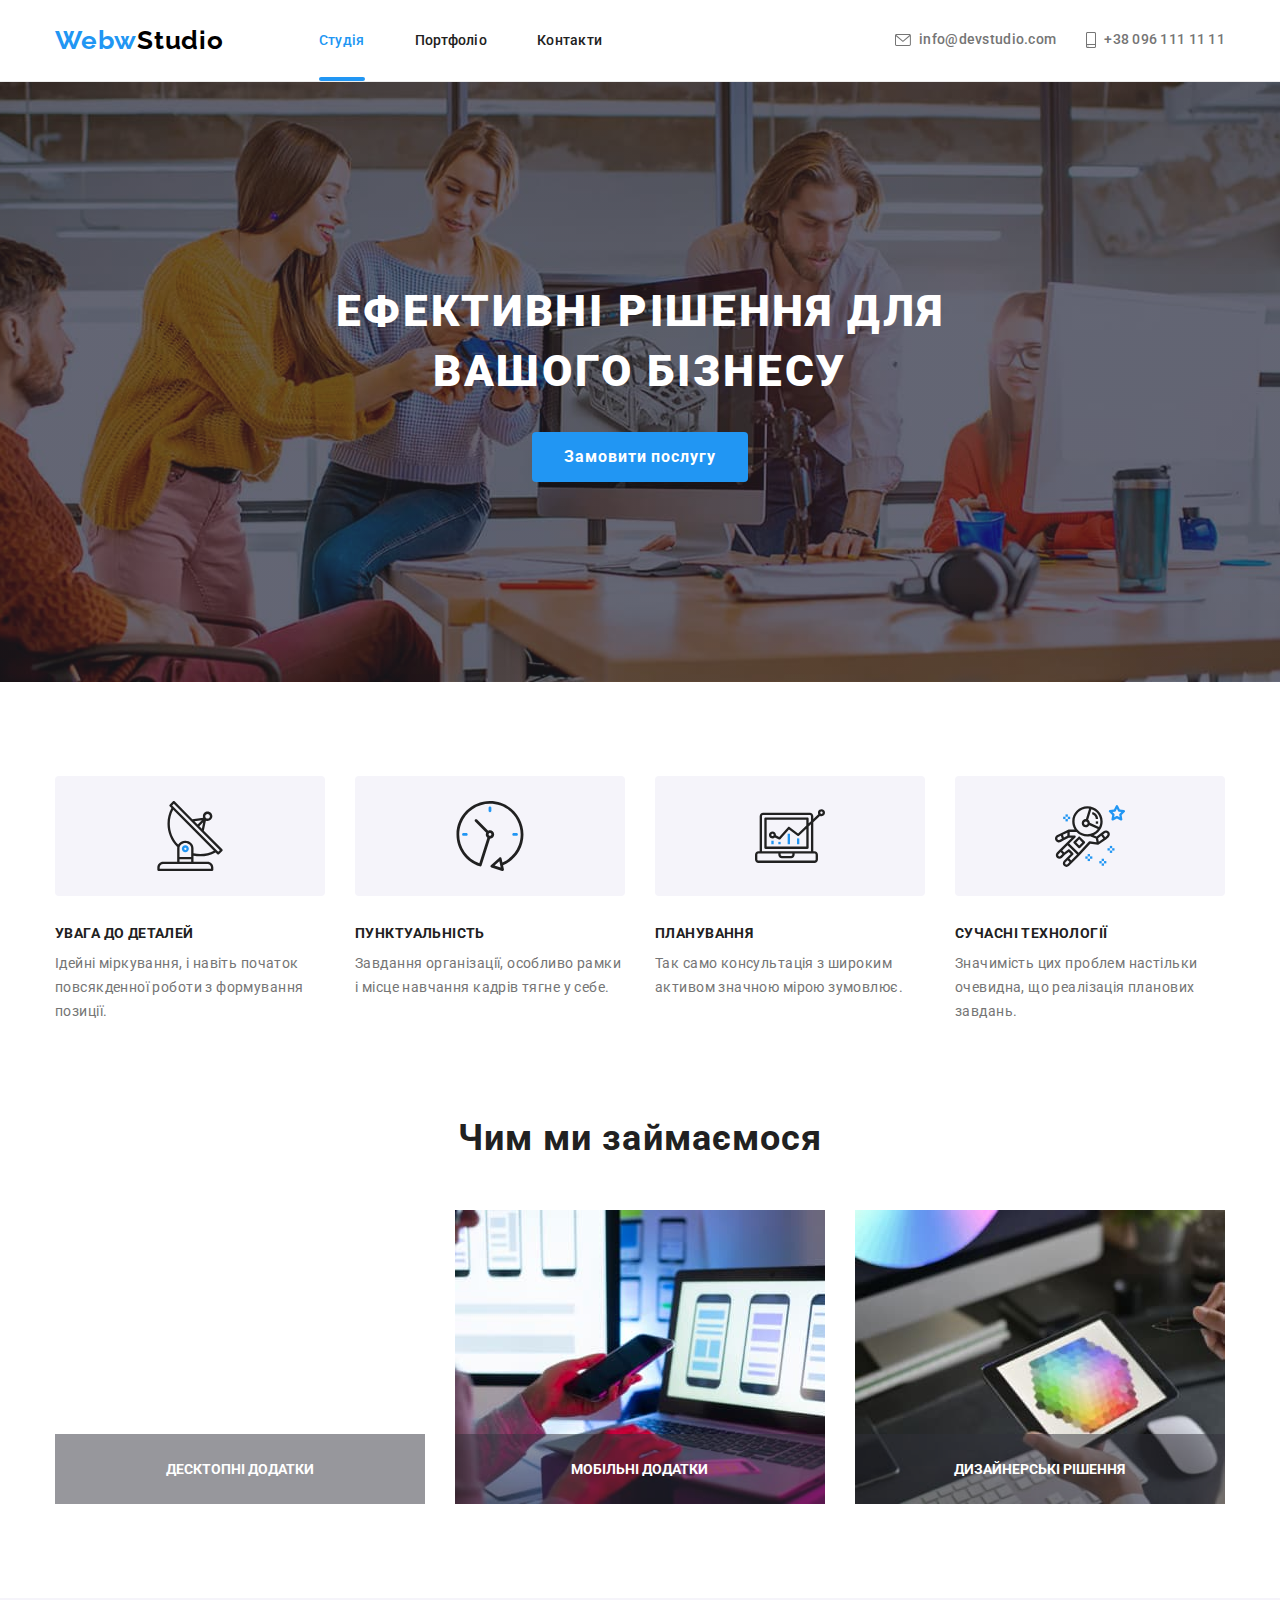
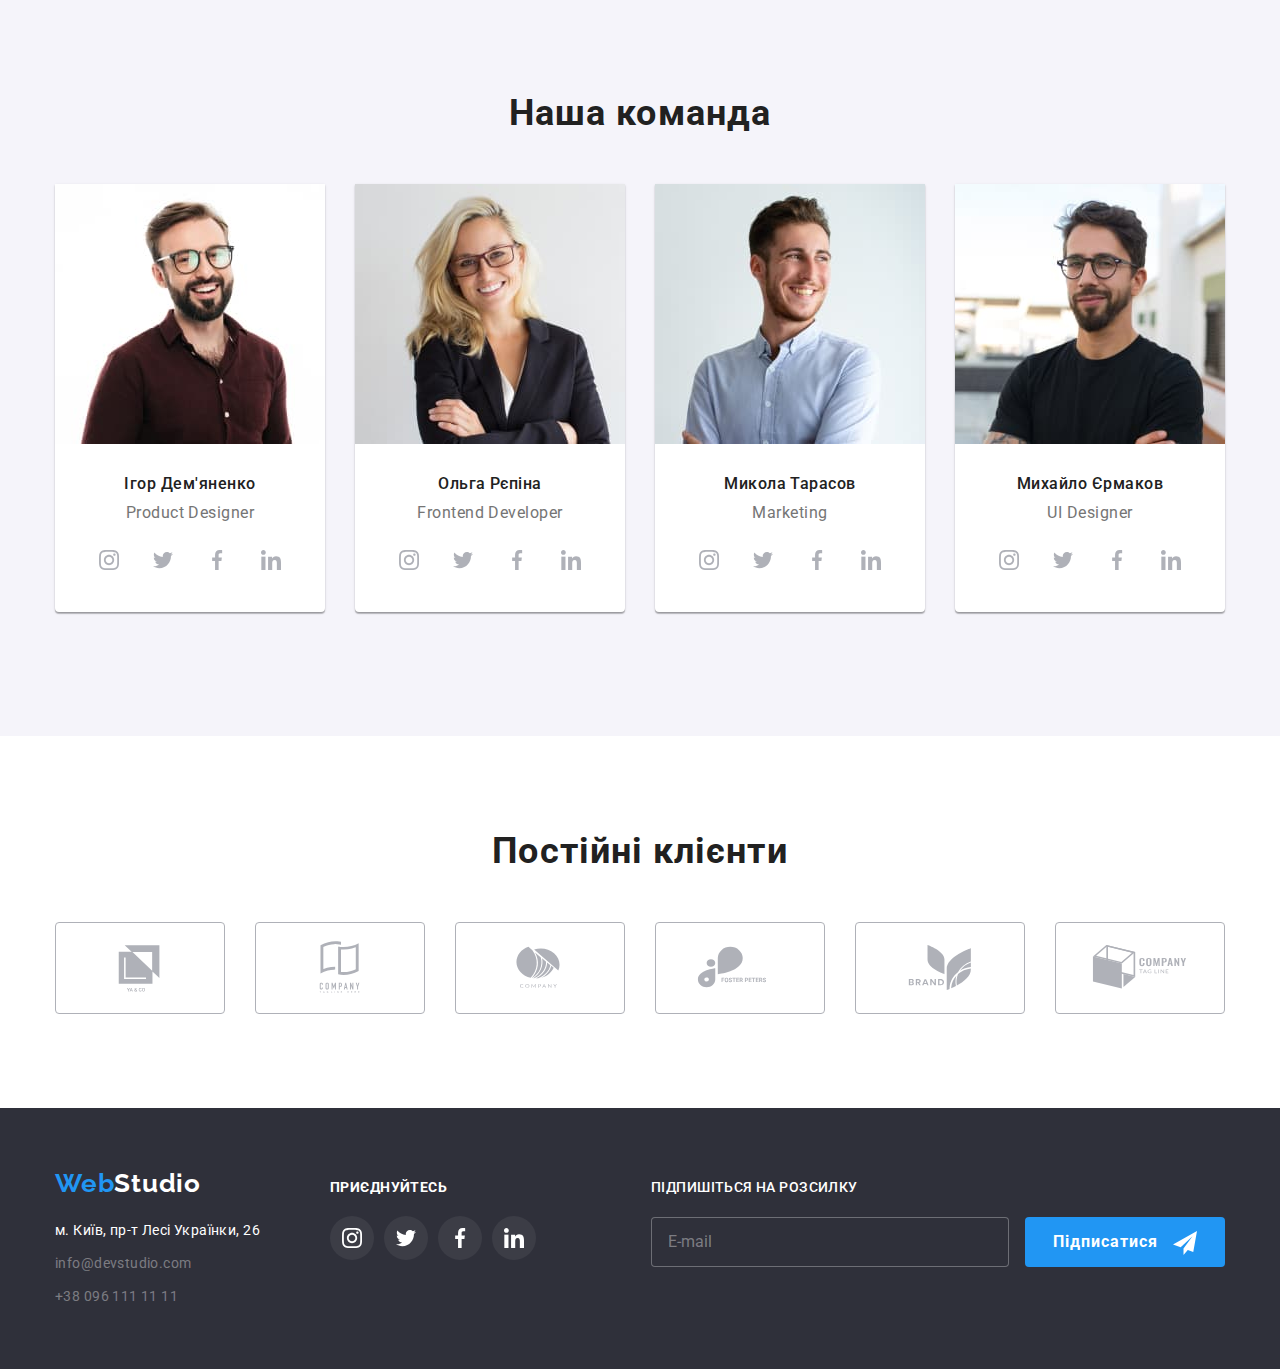
<file: index.html>
<!DOCTYPE html>
<html lang="uk">
  <head>
    <meta charset="UTF-8" />
    <meta http-equiv="X-UA-Compatible" content="IE=edge" />
    <meta name="viewport" content="width=device-width, initial-scale=1.0" />
    <title>GoIt-homework-8-1</title>
    <link
      href="https://fonts.googleapis.com/css2?family=Raleway:wght@700&family=Roboto:wght@400;500;700;900&display=swap"
      rel="stylesheet"
    />
    <link
      rel="stylesheet"
      href="https://cdnjs.cloudflare.com/ajax/libs/modern-normalize/1.1.0/modern-normalize.min.css"
    />
    <link rel="stylesheet" href="./css/main.min.css" />
  </head>
  <body data-no-scroll class="main-page">
    <!-- Header-->
    <header class="page-header">
      <div class="container header__container">
        <!-- Navigation -->
        <nav class="header__navigation">
          <a href="#" class="logo-studio">
            <span class="logo-studio__first-title">Webw</span
            ><span class="logo-studio__second-title">Studio</span>
          </a>
          <ul class="header__nav-menu">
            <li>
              <a class="header__item header__item--current" href="index.html"
                >Студія</a
              >
            </li>
            <li>
              <a class="header__item" href="portfolio.html">Портфоліо</a>
            </li>
            <li>
              <a class="header__item" href="#">Контакти</a>
            </li>
          </ul>
        </nav>

        <button type="button" class="open-mobile-menu-btn" data-menu-open>
          <svg class="open-mobile-menu-btn__icon">
            <use href="./images/sprite.svg#icon-burger" class=""></use>
          </svg>
        </button>

        <ul class="connection__header connection">
          <li class="connection__header--mail">
            <a class="connection__contact" href="email:info@devstudio.com">
              <svg
                aria-label="конверт"
                class="connection__icon"
                width="16"
                height="12"
              >
                <use href="./images/sprite.svg#icon-envelope"></use>
              </svg>
              info@devstudio.com</a
            >
          </li>
          <li class="connection__header--phone">
            <a class="connection__contact" href="tel:+380961111111">
              <svg
                aria-label="смартфон"
                class="connection__icon"
                width="10"
                height="16"
              >
                <use href="./images/sprite.svg#icon-smartphone"></use>
              </svg>
              +38 096 111 11 11</a
            >
          </li>
        </ul>
      </div>

      <div class="mobile-menu" data-menu>
        <div class="container mobile-menu__container">
          <button class="mobile-menu__close-btn" data-menu-close>
            <svg class="mobile-menu__close-icon">
              <use href="./images/sprite.svg#icon-close_mobile"></use>
            </svg>
          </button>
          <ul class="mobile-menu__nav-menu">
            <li class="mobile__item">
              <a class="mobile__item mobile__item--current" href="index.html"
                >Студія</a
              >
            </li>
            <li class="mobile__item">
              <a class="mobile__item" href="portfolio.html">Портфоліо</a>
            </li>
            <li class="mobile__item">
              <a class="mobile__item" href="#">Контакти</a>
            </li>
          </ul>
          <ul class="mobile-menu__contact">
            <li>
              <a class="mobile-menu__contact--telephon" href="tel:+380961111111"
                >+38 096 111 11 11</a
              >
            </li>
            <li>
              <a class="mobile-menu__contact--mail" href="tel:+380961111111"
                >info@devstudio.com</a
              >
            </li>
          </ul>
          <ul class="mobile-menu__social">
            <li class="mobile-menu__social-list">
              <a href="" class="mobile-menu__social-link">Instagram</a>
            </li>
            <li class="mobile-menu__social-list">
              <a href="" class="mobile-menu__social-link">Twitter</a>
            </li>
            <li class="mobile-menu__social-list">
              <a href="" class="mobile-menu__social-link">Facebook</a>
            </li>
            <li class="mobile-menu__social-list">
              <a href="" class="mobile-menu__social-link">LinkedIn</a>
            </li>
          </ul>
        </div>
      </div>
    </header>

    <!-- Main -->

    <main>
      <!-- Секція - hero -->
      <section class="hero">
        <div class="container">
          <h1 class="hero__title">
            Ефективні рішення для <br />
            вашого бізнесу
          </h1>
          <button type="button" class="hero__button" data-modal-open>
            Замовити послугу
          </button>
        </div>
      </section>

      <!-- Секція - features -->
      <section class="features section">
        <div class="container">
          <h2 class="visually-hidden">Наші особливості</h2>
          <ul class="features__features-menu">
            <li class="features__features-card">
              <div class="features__advantage">
                <svg
                  aria-label="деталі"
                  class="icon__features"
                  width="70"
                  height="70"
                >
                  <use href="./images/sprite.svg#icon-antenna"></use>
                </svg>
              </div>
              <h3 class="features__description">УВАГА ДО ДЕТАЛЕЙ</h3>
              <p class="features__transcript">
                Ідейні міркування, і навіть початок повсякденної роботи з
                формування позиції.
              </p>
            </li>
            <li class="features__features-card">
              <div class="features__advantage">
                <svg
                  aria-label="пунктуальність"
                  class="icon__features"
                  width="70"
                  height="70"
                >
                  <use href="./images/sprite.svg#icon-clock"></use>
                </svg>
              </div>
              <h3 class="features__description">ПУНКТУАЛЬНІСТЬ</h3>
              <p class="features__transcript">
                Завдання організації, особливо рамки і місце навчання кадрів
                тягне у себе.
              </p>
            </li>
            <li class="features__features-card">
              <div class="features__advantage">
                <svg
                  aria-label="планування"
                  class="icon__features"
                  width="70"
                  height="70"
                >
                  <use href="./images/sprite.svg#icon-diagram"></use>
                </svg>
              </div>
              <h3 class="features__description">ПЛАНУВАННЯ</h3>
              <p class="features__transcript">
                Так само консультація з широким активом значною мірою зумовлює.
              </p>
            </li>
            <li class="features__features-card">
              <div class="features__advantage">
                <svg
                  aria-label="технології"
                  class="icon__features"
                  width="70"
                  height="70"
                >
                  <use href="./images/sprite.svg#icon-astronaut"></use>
                </svg>
              </div>
              <h3 class="features__description">СУЧАСНІ ТЕХНОЛОГІЇ</h3>
              <p class="features__transcript">
                Значимість цих проблем настільки очевидна, що реалізація
                планових завдань.
              </p>
            </li>
          </ul>
        </div>
      </section>

      <!-- Секція - work -->
      <section class="work section">
        <div class="container">
          <h2 class="work__title">Чим ми займаємося</h2>
          <ul class="work__menu-foto">
            <li class="work__foto-work">
              <!-- <picture>
                <source
                  srcset="
                    ./images/desk-work1.jpg    1x,
                    ./images/desk-work1@2x.jpg 2x
                  "
                  media="(min-width: 1200px)"
                />
                <img
                  src="./images/desk-work1.jpg"
                  alt="development"
                  width="370"
                />
              </picture> -->

              <div class="work__applications">
                <p class="work__text-applcations">Десктопні додатки</p>
              </div>
            </li>
            <li class="work__foto-work">
              <picture>
                <source
                  srcset="
                    ./images/desk-work2.jpg    1x,
                    ./images/desk-work2@2x.jpg 2x
                  "
                  media="(min-width: 1200px)"
                />

                <img
                  src="./images/desk-work2.jpg"
                  alt="mobile optimization"
                  width="370"
                />
              </picture>

              <div class="work__applications">
                <p class="work__text-applcations">Мобільні додатки</p>
              </div>
            </li>
            <li class="work__foto-work">
              <picture>
                <source
                  srcset="
                    ./images/desk-work3.jpg    1x,
                    ./images/desk-work3@2x.jpg 2x
                  "
                  media="(min-width: 1200px)"
                />

                <img src="./images/desk-work3.jpg" alt="testing" width="370" />
              </picture>

              <div class="work__applications">
                <p class="work__text-applcations">Дизайнерські рішення</p>
              </div>
            </li>
          </ul>
        </div>
      </section>

      <!-- Секція - team -->
      <section class="team section">
        <div class="container">
          <h2 class="team__title">Наша команда</h2>
          <ul class="team__menu">
            <li class="team__foto">
              <picture>
                <source
                  srcset="./images/desc-ID.jpg 1x, ./images/desc-ID@2x.jpg 2x"
                  media="(min-width: 1200px)"
                />
                <source
                  srcset="./images/tab-ID.jpg 1x, ./images/tab-ID@2x.jpg 2x"
                  media="(min-width: 768px)"
                />
                <source
                  srcset="./images/mob-ID.jpg 1x, ./images/mob-ID@2x.jpg 2x"
                  media="(max-width: 767px)"
                />
                <img
                  src="./images/mob-ID.jpg"
                  alt="Ігор Дем'яненко"
                  class="team__foto-member"
                />
              </picture>

              <div class="team__members">
                <h3 class="team__employee">Ігор Дем'яненко</h3>
                <p class="team__direction">Product Designer</p>

                <ul class="socila-list">
                  <li class="social-list__item">
                    <a href="" class="social-list__link">
                      <svg aria-label="інстаграм" class="social-list__icon">
                        <use href="./images/sprite.svg#icon-instagram"></use>
                      </svg>
                    </a>
                  </li>
                  <li class="social-list__item">
                    <a href="" class="social-list__link">
                      <svg aria-label="твітер" class="social-list__icon">
                        <use href="./images/sprite.svg#icon-twitter"></use>
                      </svg>
                    </a>
                  </li>
                  <li class="social-list__item">
                    <a href="" class="social-list__link">
                      <svg aria-label="фейсбук" class="social-list__icon">
                        <use href="./images/sprite.svg#icon-facebook"></use>
                      </svg>
                    </a>
                  </li>
                  <li class="social-list__item">
                    <a href="" class="social-list__link">
                      <svg aria-label="лінкедін" class="social-list__icon">
                        <use href="./images/sprite.svg#icon-linkedin"></use>
                      </svg>
                    </a>
                  </li>
                </ul>
              </div>
            </li>
            <li class="team__foto">
              <picture>
                <source
                  srcset="./images/desc-OR.jpg 1x, ./images/desc-OR@2x.jpg 2x"
                  media="(min-width: 1200px)"
                />
                <source
                  srcset="./images/tab-OR.jpg 1x, ./images/tab-OR@2x.jpg 2x"
                  media="(min-width: 768px)"
                />
                <source
                  srcset="./images/mob-OR.jpg 1x, ./images/mob-OR@2x.jpg 2x"
                  media="(max-width: 767px)"
                />
                <img
                  src="./images/mob-OR.jpg"
                  alt="Ольга Рєпіна"
                  class="team__foto-member"
                />
              </picture>

              <div class="team__members">
                <h3 class="team__employee">Ольга Рєпіна</h3>
                <p class="team__direction">Frontend Developer</p>

                <ul class="socila-list">
                  <li class="social-list__item">
                    <a href="" class="social-list__link">
                      <svg aria-label="інстаграм" class="social-list__icon">
                        <use href="./images/sprite.svg#icon-instagram"></use>
                      </svg>
                    </a>
                  </li>
                  <li class="social-list__item">
                    <a href="" class="social-list__link">
                      <svg aria-label="твітер" class="social-list__icon">
                        <use href="./images/sprite.svg#icon-twitter"></use>
                      </svg>
                    </a>
                  </li>
                  <li class="social-list__item">
                    <a href="" class="social-list__link">
                      <svg aria-label="фейсбук" class="social-list__icon">
                        <use href="./images/sprite.svg#icon-facebook"></use>
                      </svg>
                    </a>
                  </li>
                  <li class="social-list__item">
                    <a href="" class="social-list__link">
                      <svg aria-label="лінкедін" class="social-list__icon">
                        <use href="./images/sprite.svg#icon-linkedin"></use>
                      </svg>
                    </a>
                  </li>
                </ul>
              </div>
            </li>
            <li class="team__foto">
              <picture>
                <source
                  srcset="./images/desc-MT.jpg 1x, ./images/desc-MT@2x.jpg 2x"
                  media="(min-width: 1200px)"
                />
                <source
                  srcset="./images/tab-MT.jpg 1x, ./images/tab-MT@2x.jpg 2x"
                  media="(min-width: 768px)"
                />
                <source
                  srcset="./images/mob-MT.jpg 1x, ./images/mob-MT@2x.jpg 2x"
                  media="(max-width: 767px)"
                />
                <img
                  src="./images/mob-MT.jpg"
                  alt="Микола Тарасов"
                  class="team__foto-member"
                />
              </picture>

              <div class="team__members">
                <h3 class="team__employee">Микола Тарасов</h3>
                <p class="team__direction">Marketing</p>

                <ul class="socila-list">
                  <li class="social-list__item">
                    <a href="" class="social-list__link">
                      <svg aria-label="інстаграм" class="social-list__icon">
                        <use href="./images/sprite.svg#icon-instagram"></use>
                      </svg>
                    </a>
                  </li>
                  <li class="social-list__item">
                    <a href="" class="social-list__link">
                      <svg aria-label="твітер" class="social-list__icon">
                        <use href="./images/sprite.svg#icon-twitter"></use>
                      </svg>
                    </a>
                  </li>
                  <li class="social-list__item">
                    <a href="" class="social-list__link">
                      <svg aria-label="фейсбук" class="social-list__icon">
                        <use href="./images/sprite.svg#icon-facebook"></use>
                      </svg>
                    </a>
                  </li>
                  <li class="social-list__item">
                    <a href="" class="social-list__link">
                      <svg aria-label="лінкедін" class="social-list__icon">
                        <use href="./images/sprite.svg#icon-linkedin"></use>
                      </svg>
                    </a>
                  </li>
                </ul>
              </div>
            </li>
            <li class="team__foto">
              <picture>
                <source
                  srcset="./images/desc-ME.jpg 1x, ./images/desc-ME@2x.jpg 2x"
                  media="(min-width: 1200px)"
                />
                <source
                  srcset="./images/tab-ME.jpg 1x, ./images/tab-ME@2x.jpg 2x"
                  media="(min-width: 768px)"
                />
                <source
                  srcset="./images/mob-ME.jpg 1x, ./images/mob-ME@2x.jpg 2x"
                  media="(max-width: 767px)"
                />
                <img
                  src="./images/mob-ME.jpg"
                  alt="Михайло Єрмаков"
                  class="team__foto-member"
                />
              </picture>

              <div class="team__members">
                <h3 class="team__employee">Михайло Єрмаков</h3>
                <p class="team__direction">UI Designer</p>

                <ul class="socila-list">
                  <li class="social-list__item">
                    <a href="" class="social-list__link">
                      <svg aria-label="інстаграм" class="social-list__icon">
                        <use href="./images/sprite.svg#icon-instagram"></use>
                      </svg>
                    </a>
                  </li>
                  <li class="social-list__item">
                    <a href="" class="social-list__link">
                      <svg aria-label="твітер" class="social-list__icon">
                        <use href="./images/sprite.svg#icon-twitter"></use>
                      </svg>
                    </a>
                  </li>
                  <li class="social-list__item">
                    <a href="" class="social-list__link">
                      <svg aria-label="фейсбук" class="social-list__icon">
                        <use href="./images/sprite.svg#icon-facebook"></use>
                      </svg>
                    </a>
                  </li>
                  <li class="social-list__item">
                    <a href="" class="social-list__link">
                      <svg aria-label="лінкедін" class="social-list__icon">
                        <use href="./images/sprite.svg#icon-linkedin"></use>
                      </svg>
                    </a>
                  </li>
                </ul>
              </div>
            </li>
          </ul>
        </div>
      </section>

      <!-- Секція - Постійні клієнти-->
      <section class="regular-customers section">
        <div class="container">
          <h2 class="regular-customers__title">Постійні клієнти</h2>
          <ul class="regular-customers__logo">
            <li class="regular-customers__icon-clients">
              <a href="" class="regular-customers__link">
                <svg aria-label="Ya-Co" class="regular-customers__icon-logo">
                  <use href="./images/sprite.svg#icon-Ya-Co"></use>
                </svg>
              </a>
            </li>
            <li class="regular-customers__icon-clients">
              <a href="" class="regular-customers__link">
                <svg aria-label="Tagline" class="regular-customers__icon-logo">
                  <use href="./images/sprite.svg#icon-comp-tagline"></use>
                </svg>
              </a>
            </li>
            <li class="regular-customers__icon-clients">
              <a href="" class="regular-customers__link">
                <svg aria-label="Company" class="regular-customers__icon-logo">
                  <use href="./images/sprite.svg#icon-company"></use>
                </svg>
              </a>
            </li>
            <li class="regular-customers__icon-clients">
              <a href="" class="regular-customers__link">
                <svg
                  aria-label="Foster-Peters"
                  class="regular-customers__icon-logo"
                >
                  <use href="./images/sprite.svg#icon-foster-peters"></use>
                </svg>
              </a>
            </li>
            <li class="regular-customers__icon-clients">
              <a href="" class="regular-customers__link">
                <svg aria-label="Brand" class="regular-customers__icon-logo">
                  <use href="./images/sprite.svg#icon-brand"></use>
                </svg>
              </a>
            </li>
            <li class="regular-customers__icon-clients">
              <a href="" class="regular-customers__link">
                <svg aria-label="Tag-Line" class="regular-customers__icon-logo">
                  <use href="./images/sprite.svg#icon-tag-line"></use>
                </svg>
              </a>
            </li>
          </ul>
        </div>
      </section>
    </main>

    <!-- Footer -->
    <footer class="footer">
      <div class="container footer-general">
        <div class="footer-nav">
          <a href="#" class="logo-studio"
            ><span class="logo-studio__first-title">Web</span
            ><span class="logo-studio__third-title">Studio</span></a
          >
          <ul class="contacts footer-contacts">
            <li class="footer-connection__contact">
              <a
                class="connection__contact adress"
                href="https://goo.gl/maps/Yw9RbGyQuBQphTTS8"
                >м. Київ, пр-т Лесі Українки, 26
              </a>
            </li>
            <li class="footer-connection__contact">
              <a
                class="connection__contact connection__contact-direct"
                href="email:info@devstudio.com"
                >info@devstudio.com</a
              >
            </li>
            <li class="footer-connection__contact">
              <a
                class="connection__contact connection__contact-direct"
                href="tel:+380961111111"
                >+38 096 111 11 11</a
              >
            </li>
          </ul>
        </div>
        <div class="footer-social">
          <h3 class="footer-social-join">приєднуйтесь</h3>

          <ul class="social-list-footer">
            <li class="list-item-footer">
              <a href="" class="social-link-footer">
                <svg
                  aria-label="інстаграм"
                  class="footer-social__icon icon-footer"
                >
                  <use href="./images/sprite.svg#icon-instagram"></use>
                </svg>
              </a>
            </li>
            <li class="list-item-footer">
              <a href="" class="social-link-footer">
                <svg
                  aria-label="твітер"
                  class="footer-social__icon icon-footer"
                >
                  <use href="./images/sprite.svg#icon-twitter"></use>
                </svg>
              </a>
            </li>
            <li class="list-item-footer">
              <a href="" class="social-link-footer">
                <svg
                  aria-label="фейсбук"
                  class="footer-social__icon icon-footer"
                >
                  <use href="./images/sprite.svg#icon-facebook"></use>
                </svg>
              </a>
            </li>
            <li class="list-item-footer">
              <a href="" class="social-link-footer">
                <svg
                  aria-label="лінкедін"
                  class="footer-social__icon icon-footer"
                >
                  <use href="./images/sprite.svg#icon-linkedin"></use>
                </svg>
              </a>
            </li>
          </ul>
        </div>
        <div class="footer-form">
          <p class="footer-form-subscribe">Підпишіться на розсилку</p>
          <form class="footer-form-email">
            <label class="footer-mail-subscribe">
              <input
                type="email"
                class="user-mail-input"
                name="user-mail-input"
                placeholder="E-mail"
              />
            </label>
            <button type="submit" class="footer-form-sending">
              Підписатися
              <svg
                aria-label="літак"
                class="icon-send-plane"
                width="24"
                height="24"
              >
                <use href="./images/sprite.svg#icon-send"></use>
              </svg>
            </button>
          </form>
        </div>
      </div>
    </footer>

    <!-- Modal window-->
    <div class="backdrop is-hidden" data-modal>
      <div class="modal">
        <button type="button" class="modal-close-btn" data-modal-close>
          <svg class="modal-close-icon" width="18" height="18">
            <use href="./images/sprite.svg#icon-close-x"></use>
          </svg>
        </button>
        <p class="modal-feedback">Залиште свої дані, ми вам передзвонимо</p>
        <form class="modal-form">
          <label class="modal-form-field">
            <span class="modal-form-text-above">Ім'я</span>
            <span class="modal-form-icon">
              <input
                type="text"
                class="modal-form-input"
                name="user-name"
                required
                placeholder=" "
              />
              <svg
                aria-label="портрет"
                class="icon-modal person"
                width="18"
                height="18"
              >
                <use href="./images/sprite.svg#icon-person"></use>
              </svg>
            </span>
          </label>
          <label class="modal-form-field">
            <span class="modal-form-text-above">Телефон</span>
            <span class="modal-form-icon">
              <input
                type="tel"
                class="modal-form-input"
                name="user-phone"
                required
                title="xxx-xxx-xx-xx"
                placeholder=" "
              />
              <svg
                aria-label="портрет"
                class="icon-modal phone"
                width="18"
                height="18"
              >
                <use href="./images/sprite.svg#icon-phone"></use>
              </svg>
            </span>
          </label>
          <label class="modal-form-field">
            <span class="modal-form-text-above">Пошта</span>
            <span class="modal-form-icon">
              <input
                type="email"
                class="modal-form-input"
                name="user-mail"
                required
                placeholder=" "
              />
              <svg
                aria-label="портрет"
                class="icon-modal email"
                width="18"
                height="18"
              >
                <use href="./images/sprite.svg#icon-email"></use>
              </svg>
            </span>
          </label>
          <label class="modal-form-field">
            <span class="modal-form-text-above">Коментар</span>
            <textarea
              name="user-message"
              class="modal-form-message"
              placeholder="Введіть текст"
            ></textarea>
          </label>
          <label class="modal-form-agreement">
            <input
              type="checkbox"
              class="modal-form-check"
              name="user-policy"
              required
            />
            <svg aria-label="кастом" class="modal-form-icon-check">
              <use
                class="modal-form-icon-policy"
                href="./images/sprite.svg#icon-check"
              ></use>
            </svg>
            <div class="modal-form-agreement__text">
              <span class="modal-text-policy-first">
                Погоджуюся з розсилкою та приймаю
              </span>
              &nbsp;<a href="" class="modal-text-policy">Умови договору</a>
            </div>
          </label>
          <button type="submit" class="modal-form-submit">Відправити</button>
        </form>
      </div>
    </div>

    <script src="./js/modal.js"></script>

    <script src="./js/menu.js"></script>
  </body>
</html>
</file>
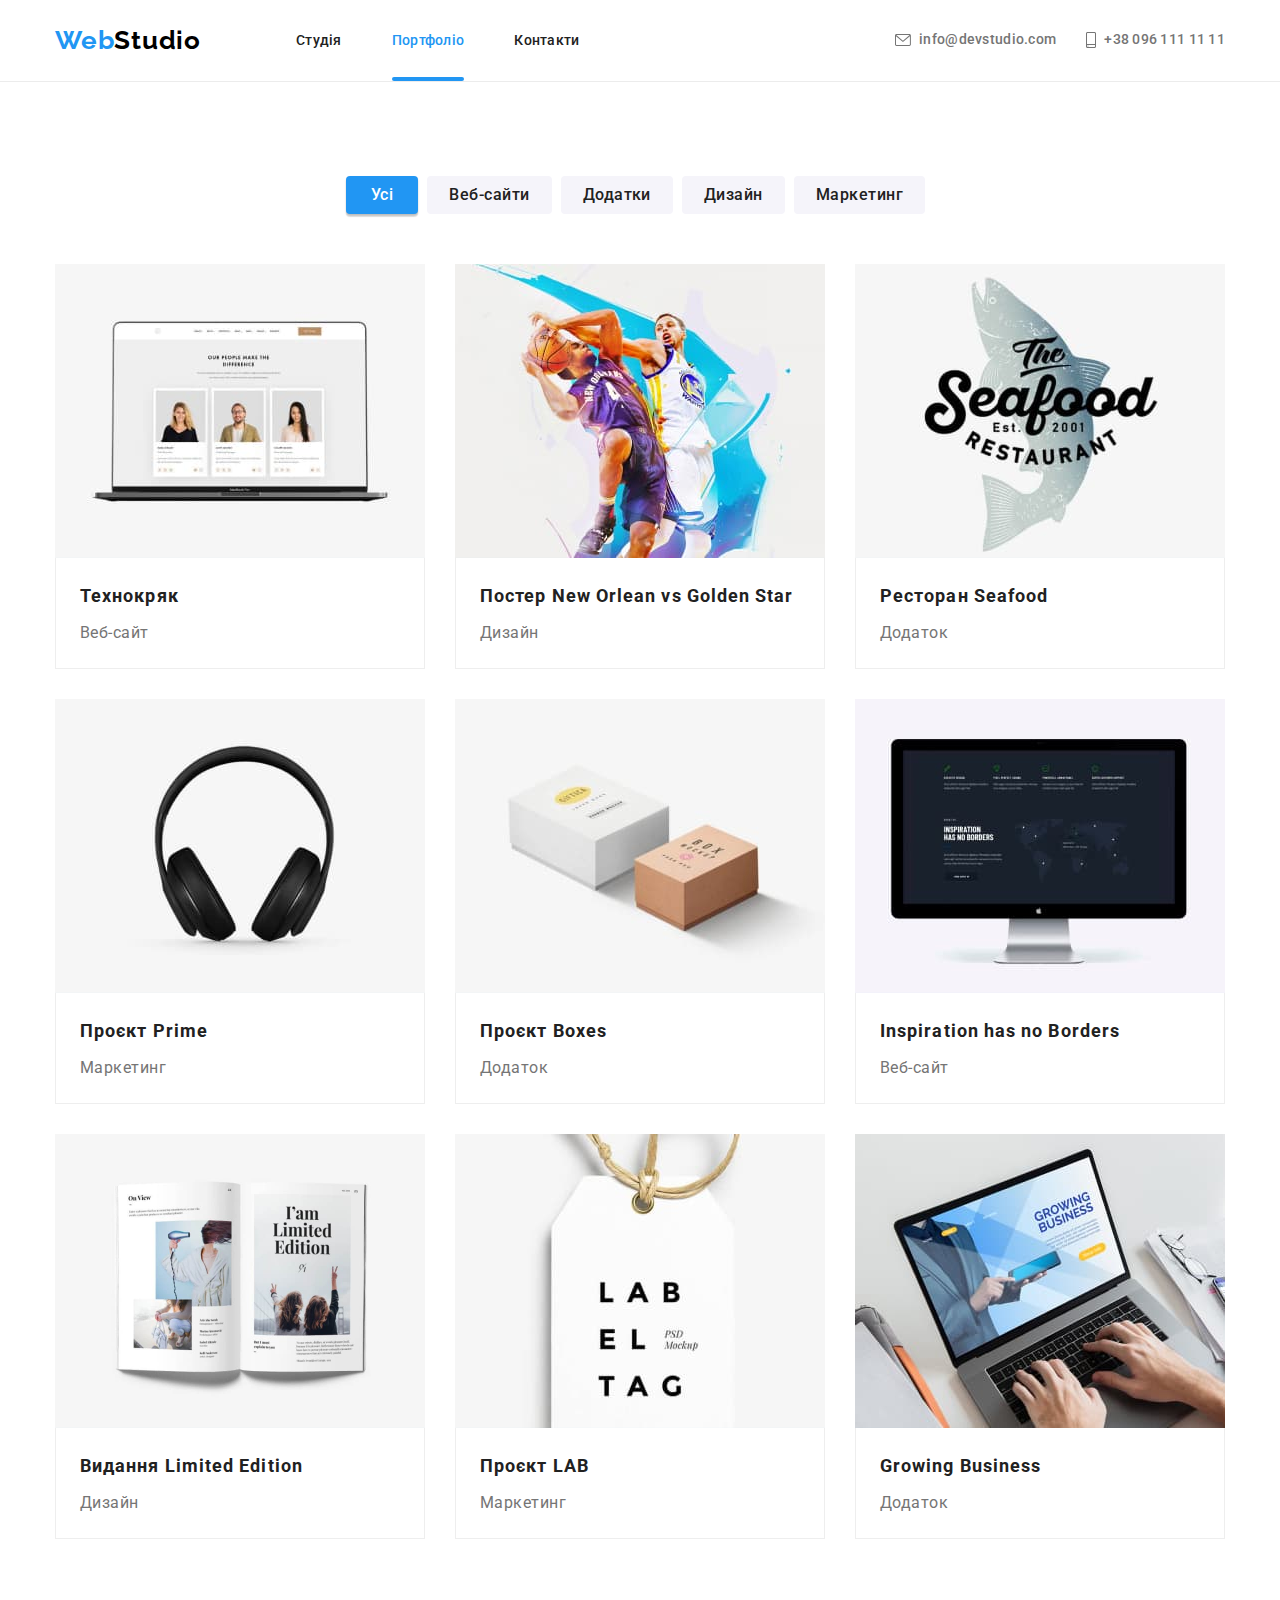
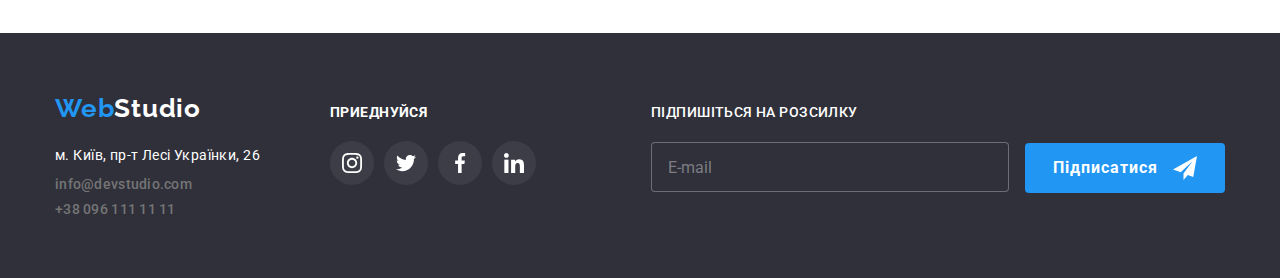
<file: portfolio.html>
<!DOCTYPE html>
<html lang="uk">
  <head>
    <meta charset="UTF-8" />
    <meta http-equiv="X-UA-Compatible" content="IE=edge" />
    <meta name="viewport" content="width=device-width, initial-scale=1.0" />
    <title>Портфоліо hw-08</title>
    <link
      href="https://fonts.googleapis.com/css2?family=Raleway:wght@700&family=Roboto:wght@400;500;700;900&display=swap"
      rel="stylesheet"
    />
    <link
      rel="stylesheet"
      href="https://cdnjs.cloudflare.com/ajax/libs/modern-normalize/1.1.0/modern-normalize.min.css"
    />
    <link rel="stylesheet" href="./css/main.min.css" />
  </head>
  <!-- Body - Портфоліо -->
  <body class="portfolio-page">
    <!-- Header - Портфоліо -->
    <header class="page-header">
      <div class="container header__container">
        <nav class="header__navigation">
          <a href="index.html" class="logo-studio"
            ><span class="logo-studio__first-title">Web</span
            ><span class="logo-studio__second-title">Studio</span></a
          >
          <ul class="header__nav-menu">
            <li>
              <a class="header__item" href="index.html">Студія</a>
            </li>
            <li>
              <div class="strip-line">
                <a
                  class="header__item header__item--current"
                  href="portfolio.html"
                  >Портфоліо</a
                >
              </div>
            </li>
            <li>
              <a class="header__item" href="#">Контакти</a>
            </li>
          </ul>
        </nav>

        <button type="button" class="open-mobile-menu-btn" data-menu-open>
          <svg class="open-mobile-menu-btn__icon">
            <use href="./images/sprite.svg#icon-burger" class=""></use>
          </svg>
        </button>

        <ul class="connection__header connection">
          <li class="connection__header--mail">
            <a class="connection__contact" href="email:info@devstudio.com">
              <svg
                aria-label="конверт"
                class="connection__icon"
                width="16"
                height="12"
              >
                <use href="./images/sprite.svg#icon-envelope"></use>
              </svg>
              info@devstudio.com</a
            >
          </li>
          <li class="connection__header--phone">
            <a class="connection__contact" href="tel:+380961111111">
              <svg
                aria-label="смартфон"
                class="connection__icon"
                width="10"
                height="16"
              >
                <use href="./images/sprite.svg#icon-smartphone"></use>
              </svg>
              +38 096 111 11 11</a
            >
          </li>
        </ul>
      </div>

      <div class="mobile-menu" data-menu>
        <div class="container mobile-menu__container">
          <button class="mobile-menu__close-btn" data-menu-close>
            <svg class="mobile-menu__close-icon">
              <use href="./images/sprite.svg#icon-close_mobile"></use>
            </svg>
          </button>
          <ul class="mobile-menu__nav-menu">
            <li class="mobile__item">
              <a class="mobile__item mobile__item--current" href="index.html"
                >Студія</a
              >
            </li>
            <li class="mobile__item">
              <a class="mobile__item" href="portfolio.html">Портфоліо</a>
            </li>
            <li class="mobile__item">
              <a class="mobile__item" href="#">Контакти</a>
            </li>
          </ul>
          <ul class="mobile-menu__contact">
            <li>
              <a class="mobile-menu__contact--telephon" href="tel:+380961111111"
                >+38 096 111 11 11</a
              >
            </li>
            <li>
              <a class="mobile-menu__contact--mail" href="tel:+380961111111"
                >info@devstudio.com</a
              >
            </li>
          </ul>
          <ul class="mobile-menu__social">
            <li class="mobile-menu__social-list">
              <a href="" class="mobile-menu__social-link">Instagram</a>
            </li>
            <li class="mobile-menu__social-list">
              <a href="" class="mobile-menu__social-link">Twitter</a>
            </li>
            <li class="mobile-menu__social-list">
              <a href="" class="mobile-menu__social-link">Facebook</a>
            </li>
            <li class="mobile-menu__social-list">
              <a href="" class="mobile-menu__social-link">LinkedIn</a>
            </li>
          </ul>
        </div>
      </div>
    </header>

    <!-- Main - Портфоліо -->

    <main class="page-porfolio">
      <section class="services-portfolio section">
        <div class="container">
          <h1 class="visually-hidden">Сторінка портфоліо</h1>
          <ul class="menu menu-nav-porfolio">
            <li class="button-menu">
              <button
                type="button"
                class="list-button list-button--active first"
              >
                Усі
              </button>
            </li>
            <li class="button-menu">
              <button type="button" class="list-button">Веб-сайти</button>
            </li>
            <li class="button-menu">
              <button type="button" class="list-button">Додатки</button>
            </li>
            <li class="button-menu">
              <button type="button" class="list-button">Дизайн</button>
            </li>
            <li class="button-menu">
              <button type="button" class="list-button">Маркетинг</button>
            </li>
          </ul>
          <ul class="menu-service service-portfolio">
            <li class="picture-portfolio">
              <a href="#" class="cards-portfolio">
                <div class="cards-portfolio-overlay">
                  <picture>
                    <source
                      srcset="
                        ./images/p-desc-img0.jpg    1x,
                        ./images/p-desc-img0@2x.jpg 2x
                      "
                      media="(min-width: 1200px)"
                    />
                    <source
                      srcset="
                        ./images/p-tab-img0.jpg    1x,
                        ./images/p-tab-img0@2x.jpg 2x
                      "
                      media="(min-width: 768px)"
                    />
                    <source
                      srcset="
                        ./images/p-mob-img0.jpg    1x,
                        ./images/p-mob-img0@2x.jpg 2x
                      "
                      media="(max-width: 767px)"
                    />
                    <img
                      src="./images/p-mob-img0.jpg"
                      alt="Технокряк"
                      width="370"
                    />
                  </picture>
                  <p class="overlay">
                    Ресурс пропонує комплексні пропозиції з різним рівнем
                    функціоналу та сервісів. Все це дозволить відвідувачу
                    отримати вичерпні відомості про компанію чи приватну особу.
                  </p>
                </div>
                <div class="menu-description">
                  <h2 class="menu-portfolio">Технокряк</h2>
                  <p class="service-name">Веб-сайт</p>
                </div>
              </a>
            </li>
            <li class="picture-portfolio">
              <a href="#" class="cards-portfolio">
                <div class="cards-portfolio-overlay">
                  <picture>
                    <source
                      srcset="
                        ./images/p-desc-img1.jpg    1x,
                        ./images/p-desc-img1@2x.jpg 2x
                      "
                      media="(min-width: 1200px)"
                    />
                    <source
                      srcset="
                        ./images/p-tab-img1.jpg    1x,
                        ./images/p-tab-img1@2x.jpg 2x
                      "
                      media="(min-width: 768px)"
                    />
                    <source
                      srcset="
                        ./images/p-mob-img1.jpg    1x,
                        ./images/p-mob-img1@2x.jpg 2x
                      "
                      media="(max-width: 767px)"
                    />
                    <img
                      src="./images/p-mob-img1.jpg"
                      alt="Постер New Orlean vs Golden Star"
                      width="370"
                    />
                  </picture>
                  <p class="overlay">
                    Ресурс пропонує комплексні пропозиції з різним рівнем
                    функціоналу та сервісів. Все це дозволить відвідувачу
                    отримати вичерпні відомості про компанію чи приватну особу.
                  </p>
                </div>
                <div class="menu-description">
                  <h2 class="menu-portfolio">
                    Постер New Orlean vs Golden Star
                  </h2>
                  <p class="service-name">Дизайн</p>
                </div>
              </a>
            </li>
            <li class="picture-portfolio">
              <a href="#" class="cards-portfolio">
                <div class="cards-portfolio-overlay">
                  <picture>
                    <source
                      srcset="
                        ./images/p-desc-img2.jpg    1x,
                        ./images/p-desc-img2@2x.jpg 2x
                      "
                      media="(min-width: 1200px)"
                    />
                    <source
                      srcset="
                        ./images/p-tab-img2.jpg    1x,
                        ./images/p-tab-img2@2x.jpg 2x
                      "
                      media="(min-width: 768px)"
                    />
                    <source
                      srcset="
                        ./images/p-mob-img2.jpg    1x,
                        ./images/p-mob-img2@2x.jpg 2x
                      "
                      media="(max-width: 767px)"
                    />
                    <img
                      src="./images/p-mob-img2.jpg"
                      alt="Ресторан Seafood"
                      width="370"
                    />
                  </picture>
                  <p class="overlay">
                    Ресурс пропонує комплексні пропозиції з різним рівнем
                    функціоналу та сервісів. Все це дозволить відвідувачу
                    отримати вичерпні відомості про компанію чи приватну особу.
                  </p>
                </div>
                <div class="menu-description">
                  <h2 class="menu-portfolio">Ресторан Seafood</h2>
                  <p class="service-name">Додаток</p>
                </div>
              </a>
            </li>
            <li class="picture-portfolio">
              <a href="#" class="cards-portfolio">
                <div class="cards-portfolio-overlay">
                  <picture>
                    <source
                      srcset="
                        ./images/p-desc-img3.jpg    1x,
                        ./images/p-desc-img3@2x.jpg 2x
                      "
                      media="(min-width: 1200px)"
                    />
                    <source
                      srcset="
                        ./images/p-tab-img3.jpg    1x,
                        ./images/p-tab-img3@2x.jpg 2x
                      "
                      media="(min-width: 768px)"
                    />
                    <source
                      srcset="
                        ./images/p-mob-img3.jpg    1x,
                        ./images/p-mob-img3@2x.jpg 2x
                      "
                      media="(max-width: 767px)"
                    />
                    <img
                      src="./images/p-mob-img3.jpg"
                      alt="Проєкт Prime"
                      width="370"
                    />
                  </picture>
                  <p class="overlay">
                    Ресурс пропонує комплексні пропозиції з різним рівнем
                    функціоналу та сервісів. Все це дозволить відвідувачу
                    отримати вичерпні відомості про компанію чи приватну особу.
                  </p>
                </div>
                <div class="menu-description">
                  <h2 class="menu-portfolio">Проєкт Prime</h2>
                  <p class="service-name">Маркетинг</p>
                </div>
              </a>
            </li>
            <li class="picture-portfolio">
              <a href="#" class="cards-portfolio">
                <div class="cards-portfolio-overlay">
                  <picture>
                    <source
                      srcset="
                        ./images/p-desc-img4.jpg    1x,
                        ./images/p-desc-img4@2x.jpg 2x
                      "
                      media="(min-width: 1200px)"
                    />
                    <source
                      srcset="
                        ./images/p-tab-img4.jpg    1x,
                        ./images/p-tab-img4@2x.jpg 2x
                      "
                      media="(min-width: 768px)"
                    />
                    <source
                      srcset="
                        ./images/p-mob-img4.jpg    1x,
                        ./images/p-mob-img4@2x.jpg 2x
                      "
                      media="(max-width: 767px)"
                    />
                    <img
                      src="./images/p-mob-img4.jpg"
                      alt="Проєкт Boxes"
                      width="370"
                    />
                  </picture>

                  <p class="overlay">
                    Ресурс пропонує комплексні пропозиції з різним рівнем
                    функціоналу та сервісів. Все це дозволить відвідувачу
                    отримати вичерпні відомості про компанію чи приватну особу.
                  </p>
                </div>
                <div class="menu-description">
                  <h2 class="menu-portfolio">Проєкт Boxes</h2>
                  <p class="service-name">Додаток</p>
                </div>
              </a>
            </li>
            <li class="picture-portfolio">
              <a href="#" class="cards-portfolio">
                <div class="cards-portfolio-overlay">
                  <picture>
                    <source
                      srcset="
                        ./images/p-desc-img5.jpg    1x,
                        ./images/p-desc-img5@2x.jpg 2x
                      "
                      media="(min-width: 1200px)"
                    />
                    <source
                      srcset="
                        ./images/p-tab-img5.jpg    1x,
                        ./images/p-tab-img5@2x.jpg 2x
                      "
                      media="(min-width: 768px)"
                    />
                    <source
                      srcset="
                        ./images/p-mob-img5.jpg    1x,
                        ./images/p-mob-img5@2x.jpg 2x
                      "
                      media="(max-width: 767px)"
                    />
                    <img
                      src="./images/p-mob-img5.jpg"
                      alt="Inspiration has no Borders"
                      width="370"
                    />
                  </picture>
                  <p class="overlay">
                    Ресурс пропонує комплексні пропозиції з різним рівнем
                    функціоналу та сервісів. Все це дозволить відвідувачу
                    отримати вичерпні відомості про компанію чи приватну особу.
                  </p>
                </div>
                <div class="menu-description">
                  <h2 class="menu-portfolio">Inspiration has no Borders</h2>
                  <p class="service-name">Веб-сайт</p>
                </div>
              </a>
            </li>
            <li class="picture-portfolio">
              <a href="#" class="cards-portfolio">
                <div class="cards-portfolio-overlay">
                  <picture>
                    <source
                      srcset="
                        ./images/p-desc-img6.jpg    1x,
                        ./images/p-desc-img6@2x.jpg 2x
                      "
                      media="(min-width: 1200px)"
                    />
                    <source
                      srcset="
                        ./images/p-tab-img6.jpg    1x,
                        ./images/p-tab-img6@2x.jpg 2x
                      "
                      media="(min-width: 768px)"
                    />
                    <source
                      srcset="
                        ./images/p-mob-img6.jpg    1x,
                        ./images/p-mob-img6@2x.jpg 2x
                      "
                      media="(max-width: 767px)"
                    />
                    <img
                      src="./images/p-mob-img6.jpg"
                      alt="Видання Limited Edition"
                      width="370"
                    />
                  </picture>
                  <p class="overlay">
                    Ресурс пропонує комплексні пропозиції з різним рівнем
                    функціоналу та сервісів. Все це дозволить відвідувачу
                    отримати вичерпні відомості про компанію чи приватну особу.
                  </p>
                </div>
                <div class="menu-description">
                  <h2 class="menu-portfolio">Видання Limited Edition</h2>
                  <p class="service-name">Дизайн</p>
                </div>
              </a>
            </li>
            <li class="picture-portfolio">
              <a href="#" class="cards-portfolio">
                <div class="cards-portfolio-overlay">
                  <picture>
                    <source
                      srcset="
                        ./images/p-desc-img7.jpg    1x,
                        ./images/p-desc-img7@2x.jpg 2x
                      "
                      media="(min-width: 1200px)"
                    />
                    <source
                      srcset="
                        ./images/p-tab-img7.jpg    1x,
                        ./images/p-tab-img7@2x.jpg 2x
                      "
                      media="(min-width: 768px)"
                    />
                    <source
                      srcset="
                        ./images/p-mob-img7.jpg    1x,
                        ./images/p-mob-img7@2x.jpg 2x
                      "
                      media="(max-width: 767px)"
                    />
                    <img
                      src="./images/p-mob-img7.jpg"
                      alt="Проєкт LAB"
                      width="370"
                    />
                  </picture>
                  <p class="overlay">
                    Ресурс пропонує комплексні пропозиції з різним рівнем
                    функціоналу та сервісів. Все це дозволить відвідувачу
                    отримати вичерпні відомості про компанію чи приватну особу.
                  </p>
                </div>
                <div class="menu-description">
                  <h2 class="menu-portfolio">Проєкт LAB</h2>
                  <p class="service-name">Маркетинг</p>
                </div>
              </a>
            </li>
            <li class="picture-portfolio">
              <a href="#" class="cards-portfolio">
                <div class="cards-portfolio-overlay">
                  <picture>
                    <source
                      srcset="
                        ./images/p-desc-img8.jpg    1x,
                        ./images/p-desc-img8@2x.jpg 2x
                      "
                      media="(min-width: 1200px)"
                    />
                    <source
                      srcset="
                        ./images/p-tab-img8.jpg    1x,
                        ./images/p-tab-img8@2x.jpg 2x
                      "
                      media="(min-width: 768px)"
                    />
                    <source
                      srcset="
                        ./images/p-mob-img8.jpg    1x,
                        ./images/p-mob-img8@2x.jpg 2x
                      "
                      media="(max-width: 767px)"
                    />
                    <img
                      src="./images/p-mob-img8.jpg"
                      alt="Growing Business"
                      width="370"
                    />
                  </picture>
                  <p class="overlay">
                    Ресурс пропонує комплексні пропозиції з різним рівнем
                    функціоналу та сервісів. Все це дозволить відвідувачу
                    отримати вичерпні відомості про компанію чи приватну особу.
                  </p>
                </div>
                <div class="menu-description">
                  <h2 class="menu-portfolio">Growing Business</h2>
                  <p class="service-name">Додаток</p>
                </div>
              </a>
            </li>
          </ul>
        </div>
      </section>
    </main>

    <!-- Footer - Портфоліо -->
    <footer class="footer">
      <div class="container footer-general">
        <div class="footer-nav">
          <a href="#" class="logo-studio"
            ><span class="logo-studio__first-title">Web</span
            ><span class="logo-studio__third-title">Studio</span></a
          >
          <ul class="contacts footer-contacts">
            <li class="footer-connection__contact">
              <a
                class="connection__contact adress"
                href="https://goo.gl/maps/Yw9RbGyQuBQphTTS8"
                >м. Київ, пр-т Лесі Українки, 26
              </a>
            </li>
            <li class="footer-connection__contact">
              <a
                class="connection__contact connection__contact_direct"
                href="email:info@devstudio.com"
                >info@devstudio.com</a
              >
            </li>
            <li class="footer-connection__contact">
              <a
                class="connection__contact connection__contact_direct"
                href="tel:+380961111111"
                >+38 096 111 11 11</a
              >
            </li>
          </ul>
        </div>

        <div class="footer-social">
          <h3 class="footer-social-join">Приеднуйся</h3>
          <ul class="social-list-footer">
            <li class="list-item-footer">
              <a href="" class="social-link-footer">
                <svg
                  aria-label="інстаграм"
                  class="footer-social__icon icon-footer"
                >
                  <use href="./images/sprite.svg#icon-instagram"></use>
                </svg>
              </a>
            </li>
            <li class="list-item-footer">
              <a href="" class="social-link-footer">
                <svg
                  aria-label="твітер"
                  class="footer-social__icon icon-footer"
                >
                  <use href="./images/sprite.svg#icon-twitter"></use>
                </svg>
              </a>
            </li>
            <li class="list-item-footer">
              <a href="" class="social-link-footer">
                <svg
                  aria-label="фейсбук"
                  class="footer-social__icon icon-footer"
                >
                  <use href="./images/sprite.svg#icon-facebook"></use>
                </svg>
              </a>
            </li>
            <li class="list-item-footer">
              <a href="" class="social-link-footer">
                <svg
                  aria-label="лінкедін"
                  class="footer-social__icon icon-footer"
                >
                  <use href="./images/sprite.svg#icon-linkedin"></use>
                </svg>
              </a>
            </li>
          </ul>
        </div>

        <div class="footer-form">
          <p class="footer-form-subscribe">Підпишіться на розсилку</p>
          <form class="footer-form-email">
            <label class="footer-mail-subscribe">
              <input
                type="email"
                class="user-mail-input"
                name="user-mail-input"
                placeholder="E-mail"
              />
            </label>
            <button type="submit" class="footer-form-sending">
              Підписатися
              <svg
                aria-label="літак"
                class="icon-send-plane"
                width="24"
                height="24"
              >
                <use href="./images/sprite.svg#icon-send"></use>
              </svg>
            </button>
          </form>
        </div>
      </div>
    </footer>

    <script src="./js/menu.js"></script>
  </body>
</html>
</file>
<file: css/main.min.css>
:root{--main-opacity-two: #FFFFFF10;--overlay-cards: rgba(33, 150, 243, 0.9);--element-hero: #2F303A;--strip-applications: #2F303A80;--text-page: #000000;--text-contacts: #757575;--bcg-button: #F5F4FA;--bcg-btn-hero: #188CE8;--border-header: #ECECEC;--border-portfolio: #EEEEEE;--modal-backround: #00000050;--modal-close: #00000010;--icon-social: #AFB1B8;--text-placeholder: rgba(117, 117, 117, 0.5);--border-modal: rgba(33, 33, 33, 0.2);--card-distance: 30px;--time-bezier: 250ms cubic-bezier(0.4, 0, 0.2, 1);--card-shadow: 0px 1px 3px rgba(0, 0, 0, 0.12), 0px 1px 1px rgba(0, 0, 0, 0.14), 0px 2px 1px rgba(0, 0, 0, 0.2);--portfolio-shadow: 0px 1px 1px rgba(0, 0, 0, 0.12), 0px 4px 4px rgba(0, 0, 0, 0.06), 1px 4px 6px rgba(0, 0, 0, 0.16);--shadow-button: 0px 3px 1px rgba(0, 0, 0, 0.1), 0px 1px 2px rgba(0, 0, 0, 0.08), 0px 2px 2px rgba(0, 0, 0, 0.12);--shadow-modal-window: 0px 1px 3px rgba(0, 0, 0, 0.12), 0px 1px 1px rgba(0, 0, 0, 0.14), 0px 2px 1px rgba(0, 0, 0, 0.2)}.services-portfolio,.features,.works,.team,.regular-customers{padding-top:60px;padding-bottom:60px}@media screen and (min-width: 1200px){.services-portfolio,.features,.works,.team,.regular-customers{padding-top:94px;padding-bottom:94px}}h1,h2,h3,h4,p,ul,span{margin-top:0;margin-bottom:0}ul{padding-left:0;list-style:none}img{display:block;max-width:100%;height:auto}body{font-family:"Roboto",sans-serif;background-color:#fff;color:#212121}.no-scroll{overflow:hidden}.pointer{cursor:pointer}.connection__contact,.header__item,.mobile__item,.logo-studio,.cards-portfolio,.mobile-menu__contact--telephon,.mobile-menu__contact--mail,.mobile-menu__social-list,.mobile-menu__social-link{text-decoration:none}.container{padding-left:15px;padding-right:15px}@media screen and (min-width: 480px){.container{width:480px;margin-left:auto;margin-right:auto}}@media screen and (min-width: 768px){.container{width:768px}}@media screen and (min-width: 1200px){.container{width:1200px}}.visually-hidden{position:absolute;white-space:nowrap;width:1px;height:1px;overflow:hidden;border:0;padding:0;clip:rect(0 0 0 0);clip-path:inset(50%);margin:-1px}.connection__contact:hover .connection__icon,.connection__contact:focus .connection__icon{fill:#2196f3}.connection__contact:hover,.connection__contact:focus{color:#2196f3}.connection__icon{margin-right:10px;fill:var(--text-contacts)}.connection__contact{font-size:14px;line-height:1.14;font-weight:500;letter-spacing:.02em;color:var(--text-contacts);transition:color var(--time-bezier)}@media screen and (min-width: 1200px){.connection{display:flex;align-items:center;column-gap:30px}}@media screen and (max-width: 767px){.mobile-menu{position:fixed;top:0;left:0;z-index:111;width:100%;height:100%;background-color:#fff;opacity:0;visibility:hidden;pointer-events:none;transition:opacity var(--time-bezier),visibility var(--time-bezier)}.mobile-menu.is-open{opacity:1;visibility:visible;pointer-events:auto}.mobile-menu__container{position:relative;display:flex;flex-direction:column;justify-content:space-around;height:100%;padding:48px 40px}.mobile-menu__close-btn{line-height:0;position:absolute;top:10px;right:15px;background-color:rgba(0,0,0,0);border:0;padding:0;cursor:pointer;transition:var(--time-bezier)}.mobile-menu__close-btn:hover,.mobile-menu__close-btn:focus{fill:#2196f3}.mobile-menu__close-icon{width:40px;height:40px}.mobile__item.mobile__item--current{color:#2196f3}.mobile-menu__nav-menu{display:inline-block;margin-bottom:auto}.mobile__item{display:block;font-size:40px;font-weight:500;line-height:1.175;color:#212121;letter-spacing:.02em}.mobile__item:not(:last-child){margin-bottom:32px}.mobile__item:hover,.mobile__item:focus{color:#2196f3}.mobile-menu__contact{margin-bottom:64px;display:block}.mobile-menu__contact--telephon{display:block;margin-bottom:32px;font-weight:500;font-size:34px;line-height:1.18;letter-spacing:.02em;color:#2196f3}.mobile-menu__contact--mail{font-weight:500;font-size:24px;line-height:1.17;letter-spacing:.02em;color:var(--text-contacts)}.mobile-menu__social{display:flex;flex-wrap:wrap;gap:10px;justify-content:flex-start}.mobile-menu__social-link{display:block;font-weight:500;font-size:18px;line-height:1.22;letter-spacing:.02em;color:#2196f3}.mobile-menu__social-list:not(:last-child){padding-right:10px;border-right:1px solid var(--border-modal)}}@media screen and (max-width: 480px){.mobile-menu{width:100%}}@media screen and (min-width: 768px){.mobile-menu{display:none}}.hero__button{margin-top:30px;padding:10px 24px;font-family:"Roboto",sans-serif;color:#fff;background-color:#2196f3;font-size:16px;line-height:1.88;font-weight:700;letter-spacing:.06em;text-align:center;cursor:pointer;border-radius:4px;border:#2196f3;transition:color var(--time-bezier),background-color var(--time-bezier)}.hero__button:hover,.hero__button:focus{color:#fff;background-color:var(--bcg-btn-hero)}@media screen and (min-width: 1200px){.hero__button{padding:10px 32px}}.backdrop{position:fixed;z-index:999;top:0;left:0;width:100%;height:100%;background-color:var(--modal-backround);transition:opacity var(--time-bezier),visibility var(--time-bezier)}.backdrop.is-hidden{visibility:hidden;opacity:0;pointer-events:none}.modal{width:450px;position:absolute;border-radius:4px;top:50%;left:50%;transform:translate(-50%, -50%);padding:40px;background-color:#fff;box-shadow:var(--shadow-modal-window)}.modal-close-icon{fill:var(--text-page)}.modal-close-icon:hover{fill:#2196f3}.modal-close-btn{display:flex;align-items:center;justify-content:center;position:absolute;top:8px;right:8px;width:30px;height:30px;background-color:#fff;border:1px solid var(--modal-close);border-radius:50%;padding:0;cursor:pointer}@media screen and (max-width: 450px){.modal{width:96%}}@media screen and (min-width: 768px){.modal{width:528px}}.modal-feedback{font-weight:700;font-size:20px;line-height:1.15;text-align:center;color:#212121;margin-bottom:12px}.modal-form{display:flex;flex-direction:column}.modal-form-input{width:100%;height:40px;font-size:12px;border-radius:4px;border:1px solid var(--border-modal);padding-left:42px;transition:border-color var(--time-bezier)}.modal-form-input:focus{border-color:#2196f3;outline:none}.modal-form-input:focus+.icon-modal{fill:#2196f3}.modal-form-text-above{display:block;font-weight:400;font-size:12px;line-height:1.17;color:var(--text-contacts);margin-bottom:4px}.modal-form-message{width:100%;height:120px;font-size:12px;resize:none;border-radius:4px;border:1px solid var(--border-modal);padding:12px 16px;transition:border-color var(--time-bezier)}.modal-form-message:focus{outline:none;border-color:#2196f3}.modal-form-message::placeholder{font-size:12px;line-height:1.17;color:var(--text-placeholder)}.modal-form-field{margin-bottom:10px}.modal-form-icon{position:relative;display:block}.icon-modal{position:absolute;top:50%;left:12px;transform:translateY(-50%);fill:#212121;transition:fill var(--time-bezier)}.modal-form-icon-check{flex-shrink:0;width:16px;height:15px;border:2px solid #212121;border-radius:2px;background-color:#fff;cursor:pointer;margin-right:7px}.modal-form-check{position:absolute;appearance:none;text-decoration-color:#188ce8}.modal-form-check:focus+.modal-form-icon-check{box-shadow:0 0 0 1px #2196f3}.modal-form-check:checked+.modal-form-icon-check{background-color:#2196f3;border:none}.modal-form-check:checked+.modal-form-icon-check .modal-form-icon-policy{display:block}.modal-form-agreement{display:flex;justify-content:center;align-items:center;margin-top:10px;margin-bottom:30px}.modal-form-icon-policy{display:none;fill:#fff}.modal-form-agreement__text{display:flex;flex-wrap:wrap}.modal-text-policy{display:inline-block;white-space:nowrap;font-size:14px;line-height:1.7;text-decoration:underline;color:#2196f3}.modal-text-policy:hover{text-decoration:none}.modal-text-policy-first{font-size:14px;letter-spacing:.03em;line-height:1.7;color:var(--text-contacts)}.modal-text-policy-first{display:inline-block;white-space:nowrap}.modal-form-submit{cursor:pointer;margin:auto;width:200px;height:50px;font-size:16px;line-height:1.88;font-weight:700;background-color:#2196f3;color:#fff;border:#2196f3;letter-spacing:.06em;border-radius:4px;text-align:center;box-shadow:0px 4px 4px rgba(0,0,0,.25);transition:color var(--time-bezier),background-color var(--time-bezier)}.modal-form-submit:hover,.modal-form-submit:focus{color:#fff;background-color:var(--bcg-btn-hero)}.picture-portfolio{text-align:left;padding-bottom:0px}.cards-portfolio-overlay{position:relative;overflow:hidden}.overlay{display:flex;position:absolute;align-items:center;top:0;left:0;height:100%;width:100%;background-color:rgba(33,150,243,.9);color:#fff;font-size:18px;font-weight:400;line-height:1.56;letter-spacing:.03em;padding:0 24px;overflow:auto;transform:translateY(100%);transition:transform var(--time-bezier)}.cards-portfolio:hover .overlay,.cards-portfolio:focus .overlay{transform:translateY(0)}.logo-studio{font-family:"Raleway",sans-serif;font-size:24px;font-weight:700;line-height:1.17;letter-spacing:.03em}.logo-studio__first-title{color:#2196f3}.logo-studio__second-title{color:var(--text-page)}.logo-studio__third-title{color:#fff}@media screen and (min-width: 1200px){.logo-studio{font-size:26px;line-height:1.19}}.list-button{font-family:"Roboto",sans-serif;font-weight:500;font-size:16px;line-height:1.63;letter-spacing:.03em;color:#212121;background-color:var(--bcg-button);border:var(--bcg-button);border-radius:4px;padding:6px 22px;cursor:pointer;transition:color var(--time-bezier),background-color var(--time-bezier),box-shadow var(--time-bezier)}.list-button:hover,.list-button:focus{color:#fff;background-color:#2196f3;box-shadow:var(--shadow-button)}.list-button.list-button--active{background-color:#2196f3;color:#fff;box-shadow:var(--shadow-button)}@media screen and (max-width: 767px){.header__nav-menu{display:none}.connection__header{display:none}.open-mobile-menu-btn{line-height:0;border:none;background-color:rgba(0,0,0,0);padding:0;cursor:pointer;transition:var(--time-bezier)}.open-mobile-menu-btn:hover,.open-mobile-menu-btn:focus{fill:#2196f3}.open-mobile-menu-btn__icon{width:40px;height:40px}.page-header{padding-top:10px;padding-bottom:10px;border-bottom:1px solid var(--border-header)}}.header__container{display:flex;align-items:center;justify-content:space-between}@media screen and (min-width: 768px){.open-mobile-menu-btn{display:none}.header__nav-menu,.header__navigation{display:flex;align-items:center}.header__item{position:relative;font-size:14px;line-height:1.14;font-weight:500;letter-spacing:.02em;color:#212121;transition:color var(--time-bezier)}.header__item:hover,.header__item:focus{color:#2196f3;fill:#2196f3}.header__item.header__item--current{color:#2196f3}.header__nav-menu{column-gap:50px}.header__navigation{column-gap:87px}.header__item--current::after{content:"";position:absolute;bottom:-33px;left:0;width:100%;height:4px;background-color:#2196f3;border-radius:2px}.connection__icon{margin-right:8px;fill:var(--text-contacts);align-items:center}.connection__contact{display:flex;align-items:center;font-size:12px;line-height:1.17;font-weight:500;letter-spacing:.02em;color:var(--text-contacts);transition:color var(--time-bezier)}.connection__header--mail{margin-bottom:10px}.connection__header{display:flex;flex-direction:column}.page-header{padding-top:21px;padding-bottom:21px;border-bottom:1px solid var(--border-header)}}@media screen and (min-width: 1200px){.header__navigation{column-gap:95px}.connection__header--mail{margin-bottom:0}.connection__header{flex-direction:row;align-items:center}.page-header{padding:25px 0}.connection__contact{font-size:14px;line-height:1.14}}.hero{padding:118px 0;text-align:center;background-position:center;background-repeat:no-repeat;background-image:linear-gradient(rgba(47, 48, 58, 0.4), rgba(47, 48, 58, 0.4)),url(../images/Header-Mobx1.jpg)}@media screen and (min-device-pixel-ratio: 2)and (min-width: 480px),screen and (min-resolution: 192dpi)and (min-width: 480px),screen and (min-resolution: 2dppx)and (min-width: 480px){.hero{background-image:linear-gradient(rgba(47, 48, 58, 0.4), rgba(47, 48, 58, 0.4)),url(../images/Header-Mob@x2.jpg)}}.hero__title{color:#fff;font-size:26px;line-height:1.62;font-weight:900;text-transform:uppercase;text-align:center;letter-spacing:.06em}@media screen and (min-width: 768px){.hero{background-image:linear-gradient(rgba(47, 48, 58, 0.4), rgba(47, 48, 58, 0.4)),url(../images/Header-Tabx1.jpg)}}@media screen and (min-device-pixel-ratio: 2)and (min-width: 768px),screen and (min-resolution: 192dpi)and (min-width: 768px),screen and (min-resolution: 2dppx)and (min-width: 768px){.hero{background-image:linear-gradient(rgba(47, 48, 58, 0.4), rgba(47, 48, 58, 0.4)),url(../images/Header-Tab@x2.jpg)}}@media screen and (min-width: 1200px){.hero{padding:200px 0;max-width:1600px;margin:0 auto;background-size:cover;background-image:linear-gradient(rgba(47, 48, 58, 0.4), rgba(47, 48, 58, 0.4)),url(../images/Header-Descx1.jpg)}.hero__title{font-size:44px;line-height:1.36}}@media screen and (min-device-pixel-ratio: 2)and (min-width: 1200px),screen and (min-resolution: 192dpi)and (min-width: 1200px),screen and (min-resolution: 2dppx)and (min-width: 1200px){.hero{background-image:linear-gradient(rgba(47, 48, 58, 0.4), rgba(47, 48, 58, 0.4)),url(../images/Header-Desc@x2.jpg)}}.footer{background-color:var(--element-hero);padding:60px 0 60px 0}.footer-general{display:flex}@media screen and (max-width: 767px){.footer-general{flex-direction:column}}.footer-nav,.footer-social{display:inline-block}@media screen and (max-width: 1199px){.footer-form{display:inline-block;text-align:center}.footer-nav,.footer-social{text-align:center;margin-bottom:60px}.footer-general{justify-content:space-around;flex-wrap:wrap}.footer-mail-subscribe{display:block}}.connection__contact-direct{font-size:14px;line-height:1.71;letter-spacing:.03em;font-weight:400;color:rgba(255,255,255,.3764705882)}.footer-connection__contact:not(:last-child){margin-bottom:8px}.footer-contacts{margin-top:20px}.adress{font-size:14px;line-height:1.71;letter-spacing:.03em;font-weight:400;color:#fff}.footer-social-join{font-size:14px;font-weight:700;line-height:1.14;text-transform:uppercase;color:#fff;letter-spacing:.03em;margin-bottom:20px}.social-list-footer{display:flex;justify-content:center;column-gap:10px}.social-link-footer{display:flex;align-items:center;justify-content:center;width:44px;height:44px;border-radius:50%;background-color:var(--main-opacity-two);transition:background-color var(--time-bezier)}.social-link-footer:hover,.social-link-footer:focus{background-color:#2196f3}.footer-form-subscribe{font-weight:700;font-size:14px;line-height:1.43;letter-spacing:.03em;text-transform:uppercase;color:#fff;margin-bottom:20px}.user-mail-input{width:100%;height:50px;margin-bottom:20px;color:#fff;font-size:16px;line-height:1.25;padding-left:16px;border-radius:4px;border:1px solid rgba(255,255,255,.3);background-color:var(--element-hero)}.user-mail-input::placeholder{font-weight:400;font-size:16px;line-height:1.25;color:rgba(255,255,255,.3764705882);margin-left:16px}.footer-form-sending{margin:auto;width:200px;height:50px;font-size:16px;line-height:1.88;font-weight:700;background-color:#2196f3;color:#fff;border:#2196f3;letter-spacing:.06em;border-radius:4px;cursor:pointer;text-align:center;transition:color var(--time-bezier),background-color var(--time-bezier)}.footer-form-sending:hover,.footer-form-sending:focus{color:#fff;background-color:var(--bcg-btn-hero)}.icon-send-plane{display:inline-block;vertical-align:middle;fill:#fff;margin-left:12px}@media screen and (min-width: 768px){.user-mail-input{width:450px}.footer-form{margin-top:60px}.footer{position:relative}}@media screen and (min-width: 1200px){.footer-general{align-items:baseline}.footer-social,.footer-nav{position:static}.footer-social{margin-left:70px}.footer-form{margin-top:0;margin-left:auto}.footer-form-subscribe{font-weight:500}.footer-mail-subscribe{margin-right:12px}.user-mail-input{width:358px}.icon-send-plane{margin-left:10px}.footer-connection__contact:not(:last-child){margin-bottom:9px}.footer-social-join{display:inline-block}.social-list-footer{padding-bottom:0}}.regular-customers__title{text-align:center;margin-bottom:30px}.regular-customers__icon-logo{width:106px;height:60px;fill:var(--icon-social);transition:fill var(--time-bezier)}.regular-customers__link:hover .regular-customers__icon-logo,.regular-customers__link:focus .regular-customers__icon-logo{fill:#2196f3}.regular-customers__logo{display:flex;flex-wrap:wrap;justify-content:center;gap:30px}.regular-customers__icon-clients{width:calc((100% - 30px)/2)}.regular-customers__link{display:flex;align-items:center;justify-content:center;height:92px;border-radius:4px;border:1px solid var(--icon-social);background-color:#fff;transition:border var(--time-bezier)}.regular-customers__link:hover,.regular-customers__link:focus{border:1px solid #2196f3}@media screen and (min-width: 768px){.regular-customers__icon-clients{width:calc((100% - 60px)/3)}}@media screen and (min-width: 1200px){.regular-customers__icon-clients{width:calc((100% - 150px)/6)}}.socila-list{display:flex;justify-content:center;column-gap:10px}.social-list__icon{width:20px;height:20px;fill:var(--icon-social);transition:fill var(--time-bezier)}.footer-social__icon{fill:#fff;width:20px;height:20px;transition:fill var(--time-bezier)}.social-list__link{display:flex;align-items:center;justify-content:center;width:44px;height:44px;border-radius:50%;background-color:#fff;transition:background-color var(--time-bezier)}.social-list__link:hover,.social-list__link:focus{background-color:#2196f3}.social-list__link:hover .social-list__icon,.social-list__link:focus .social-list__icon{fill:#fff}.team{background-color:var(--bcg-button)}.team__employee{margin-bottom:10px;font-size:16px;font-weight:500;line-height:1.19;letter-spacing:.03em}.team__direction{font-size:16px;font-weight:400;line-height:1.19;letter-spacing:.03em;color:var(--text-contacts);margin-bottom:16px}.team__foto-member{max-width:100%;margin:0 auto;height:auto}.team__title{text-align:center;margin-bottom:30px}.team__foto{text-align:center;background-color:#fff;border-radius:0 0 4px 4px;box-shadow:var(--card-shadow)}.team__members{padding-top:30px;padding-bottom:30px}@media screen and (min-width: 768px){.team__foto{width:calc((100% - 30px)/2)}}@media screen and (min-width: 1200px){.team__menu{display:flex;gap:30px}.team__foto{width:calc((100% - 90px)/4);margin-bottom:30px}}@media screen and (max-width: 1199px){.work{display:none}}@media screen and (min-width: 1200px){.work__menu-foto{display:flex;justify-content:space-between}.work__foto-work{position:relative;width:calc((100% - 60px)/3)}.work__title,.team__title,.regular-customers__title{font-size:36px;line-height:1.17;font-weight:700;letter-spacing:.03em;text-align:center;margin-bottom:50px}.work{padding-bottom:94px}.work__text-applcations{font-size:14px;line-height:1.43;text-transform:uppercase;font-weight:700;color:#fff}.work__applications{position:absolute;display:flex;align-items:center;justify-content:center;bottom:0;left:0;width:100%;height:70px;background-color:var(--strip-applications)}}.menu-nav-porfolio{display:flex;flex-wrap:wrap;row-gap:15px;margin-bottom:40px}.button-menu{margin-right:9px}.first{padding:6px 25px}.menu-portfolio{width:304px;font-weight:700;font-size:18px;line-height:2;letter-spacing:.06em;color:#212121}.service-name{font-weight:400;font-size:16px;line-height:1.88;letter-spacing:.03em;color:var(--text-contacts);margin-top:4px}.cards-portfolio{display:flex;flex-direction:column;height:100%;transition:box-shadow var(--time-bezier)}.cards-portfolio:hover,.cards-portfolio:focus{box-shadow:var(--portfolio-shadow)}.menu-service{display:flex;flex-wrap:wrap}.menu-description{border-left:1px solid var(--border-portfolio);border-bottom:1px solid var(--border-portfolio);border-right:1px solid var(--border-portfolio);padding:20px 24px;flex-grow:1}@media screen and (max-width: 1199px){.menu-service{gap:30px}}img{display:block;width:450px}@media screen and (min-width: 768px){.menu-nav-porfolio{justify-content:center;margin-bottom:30px}img{width:354px}.picture-portfolio{display:inline-block;width:calc((100% - 30px)/2)}}@media screen and (min-width: 1200px){.menu-portfolio{width:100%}.menu-nav-porfolio{margin-bottom:50px}.menu-service{margin-top:calc(-1*var(--card-distance));margin-left:calc(-1*var(--card-distance))}.menu-service>.picture-portfolio{flex-basis:calc(33.3333333333% - var(--card-distance));margin-left:var(--card-distance);margin-top:var(--card-distance)}img{width:370px}}.team__menu{display:flex;flex-wrap:wrap;gap:30px}.features__features-card{margin-bottom:30px}.features__description{text-align:center;font-size:14px;font-weight:700;line-height:1.14;letter-spacing:.03em;text-transform:uppercase;margin-bottom:10px}.features__advantage{display:flex;align-items:center;justify-content:center;height:120px;border-radius:4px;background-color:var(--bcg-button);margin-bottom:30px}.features__transcript{font-size:14px;line-height:1.71;letter-spacing:.03em;color:var(--text-contacts)}@media screen and (min-width: 768px){.features__features-card{width:354px;display:inline-block}.features__features-menu{display:flex;flex-wrap:wrap;gap:30px}.features__features-card{width:calc((100% - 30px)/2)}.features__description{text-align:left}}@media screen and (min-width: 1200px){.features__features-menu{display:flex;justify-content:space-between}.features__features-card{width:calc((100% - 90px)/4)}.features__features-card{margin-bottom:0}}/*# sourceMappingURL=main.min.css.map */
</file>
